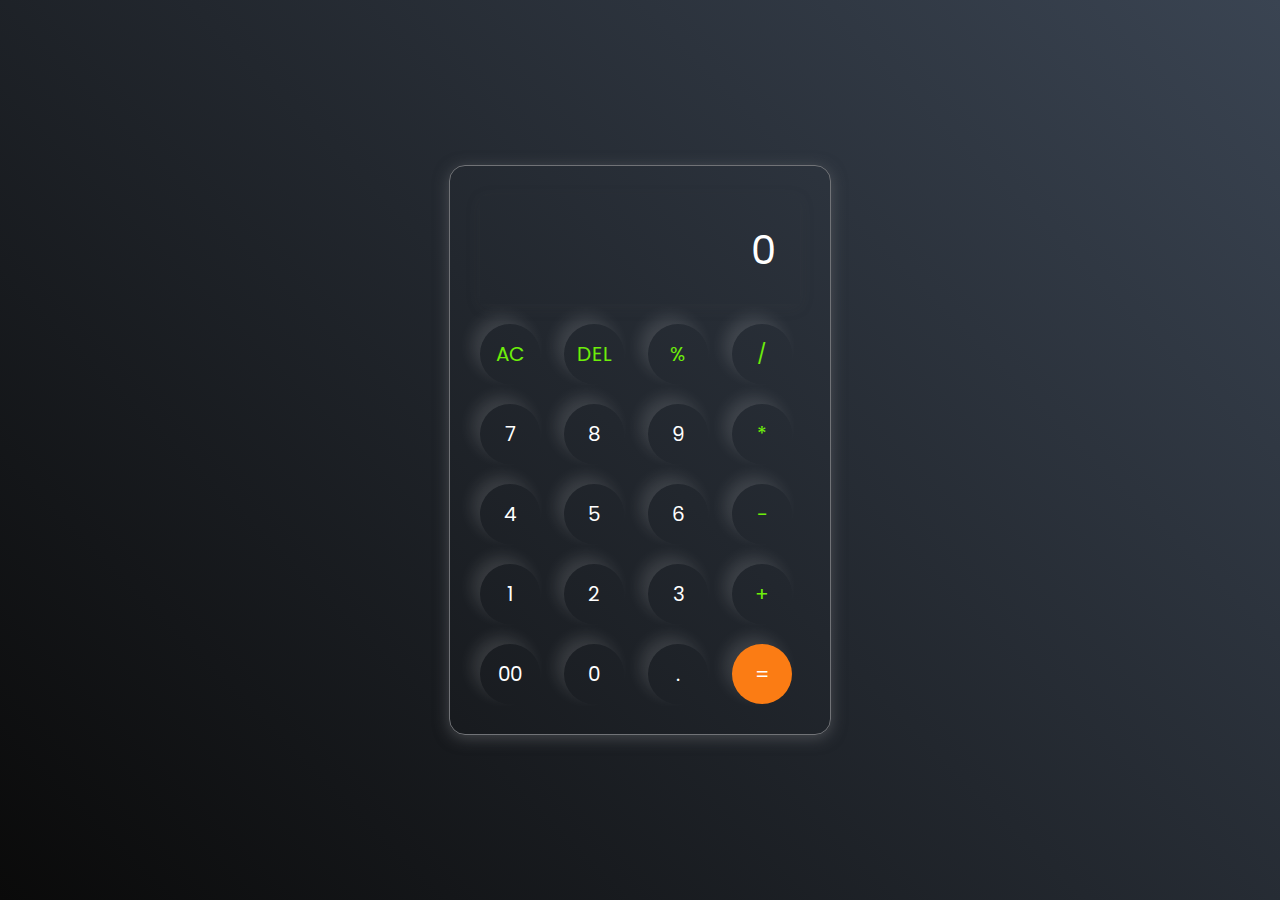
<file: Calculator/index.html>
<!DOCTYPE html>
<html lang="en">
  <head>
    <meta charset="UTF-8" />
    <meta name="viewport" content="width=device-width, initial-scale=1.0" />
    <title>Calculator</title>
    <link rel="stylesheet" href="style.css" />
  </head>
  <body>
    <div class="Calculator">
      <input type="text" placeholder="0" id="inputBox" />
      <div>
        <button class="operator">AC</button>
        <button class="operator">DEL</button>
        <button class="operator">%</button>
        <button class="operator">/</button>
      </div>
      <div>
        <button>7</button>
        <button>8</button>
        <button>9</button>
        <button class="operator">*</button>
      </div>
      <div>
        <button>4</button>
        <button>5</button>
        <button>6</button>
        <button class="operator">-</button>
      </div>
      <div>
        <button>1</button>
        <button>2</button>
        <button>3</button>
        <button class="operator">+</button>
      </div>
      <div>
        <button>00</button>
        <button>0</button>
        <button>.</button>
        <button class="equal-btn">=</button>
      </div>
    </div>
    <script src="App.js"></script>
  </body>
</html>
</file>
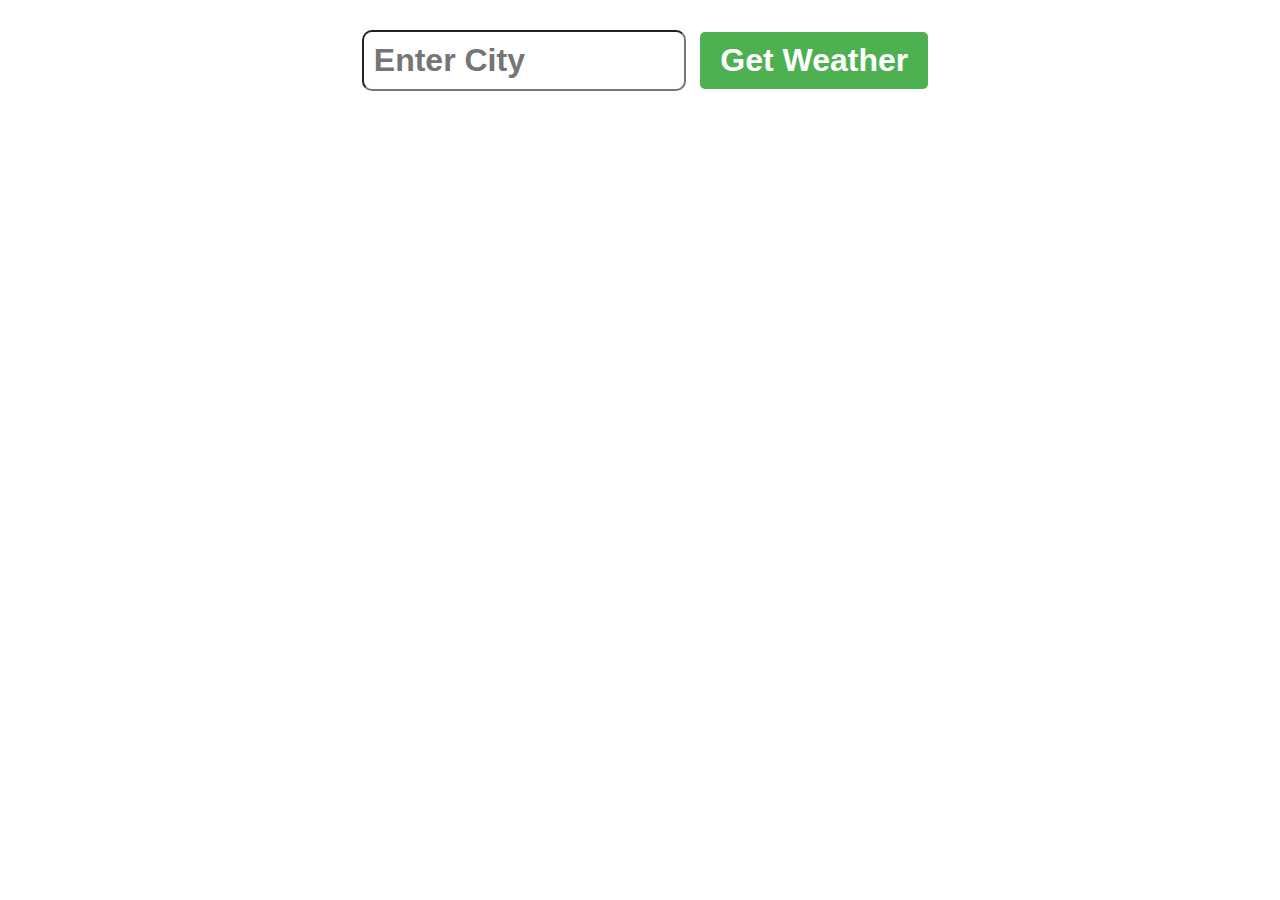
<file: project_wether/index.html>
<!DOCTYPE html>
<html lang="en">
  <head>
    <meta charset="UTF-8" />
    <meta name="viewport" content="width=device-width, initial-scale=1.0" />
    <title>Weather</title>
    <link rel="stylesheet" href="style.css" />
  </head>
  <body>
    <form class="Weather-Form">
      <input type="text" class="city-input" placeholder="Enter City" />
      <button type="submit">Get Weather</button>
    </form>
    <div class="card" style="display: none"></div>
  </body>
  <script src="app.js"></script>
</html>
</file>
<file: Calculator/style.css>
@import url("https://fonts.googleapis.com/css2?family=Poppins:ital,wght@0,100;0,200;0,300;0,400;0,500;0,600;0,700;0,800;0,900;1,100;1,200;1,300;1,400;1,500;1,600;1,700;1,800;1,900&display=swap");
* {
  margin: 0;
  padding: 0;
  box-sizing: border-box;
  font-family: "Poppins", sans-serif;
}

body {
  width: 100vw;
  height: 100vh;
  display: flex;
  justify-content: center;
  align-items: center;
  background: linear-gradient(45deg, #0a0a0a, #3a4452);
}

.Calculator {
  border: 1px solid #717377;
  padding: 20px;
  border-radius: 16px;
  background-color: transparent;
  box-shadow: 0px 3px 15px rgba(113, 115, 119, 0.5);
}

input {
  width: 320px;
  border: none;
  padding: 24px;
  margin: 10px;
  background: transparent;
  box-shadow: 0px 3px 15px rgba(84, 84, 84, 0.1);
  font-size: 40px;
  text-align: right;
  cursor: pointer;
  color: #fff;
}

input::placeholder {
  color: #fff;
}

button {
  border: none;
  width: 60px;
  height: 60px;
  margin: 10px;
  border-radius: 50%;
  background: transparent;
  color: #ffffff;
  font-size: 20px;
  box-shadow: -8px -8px 15px rgba(255, 255, 255, 0.12);
  cursor: pointer;
}

.equal-btn {
  background-color: #fb7c14;
}

.operator {
  color: #6dee0a;
}
</file>
<file: project_wether/style.css>
body {
  font-family: Arial, sans-serif;
  background-color: hsl(0, 0, 95%);
  margin: 0;
  display: flex;
  flex-direction: column;
  align-items: center;
}

.Weather-Form {
  margin: 20px;
}

.city-input {
  padding: 10px;
  font-size: 2rem;
  font-weight: bold;
  border: 2px solid hsl(0, 20%, 0.3);
  border-radius: 10px;
  margin: 10px;
  width: 300px;
}

button[type="submit"] {
  padding: 10px 20px;
  font-weight: bold;
  font-size: 2rem;
  background-color: hsl(122, 39%, 50%);
  color: white;
  border: none;
  border-radius: 5px;
  cursor: pointer;
}

button[type="submit"]:hover {
  background-color: hsl(122, 39%, 40%);
}

.card {
  background: linear-gradient(180deg, hsl(210, 100%, 75%), hsl(40, 100%, 75%));
  padding: 50px;
  box-shadow: 2px 2px 5px hsl(0, 0%, 0%, 0.5);
  min-width: 300px;

  display: flex;
  flex-direction: column;
  align-items: center;
}

h1 {
  margin-top: 0;
  margin-bottom: 25px;
}

p {
  font-size: 1.5rem;
  margin: 5px 0;
}

.city-Display,
.temp-display {
  font-size: 3.5rem;
  font-weight: bold;
  color: hsla(0, 0%, 0%, 0.75);
  margin-bottom: 25px;
}

.humidity-display {
  font-weight: bold;
  margin-bottom: 25px;
}

.description-display {
  font-style: italic;
  font-weight: bold;
  font-size: 2rem;
}

.weather-emoji {
  margin: 0;
  font-size: 7.5rem;
}

.error-display {
  font-size: 2.5rem;
  font-weight: bold;
  color: hsl(0, 0%, 0%, 0.75);
}
</file>
